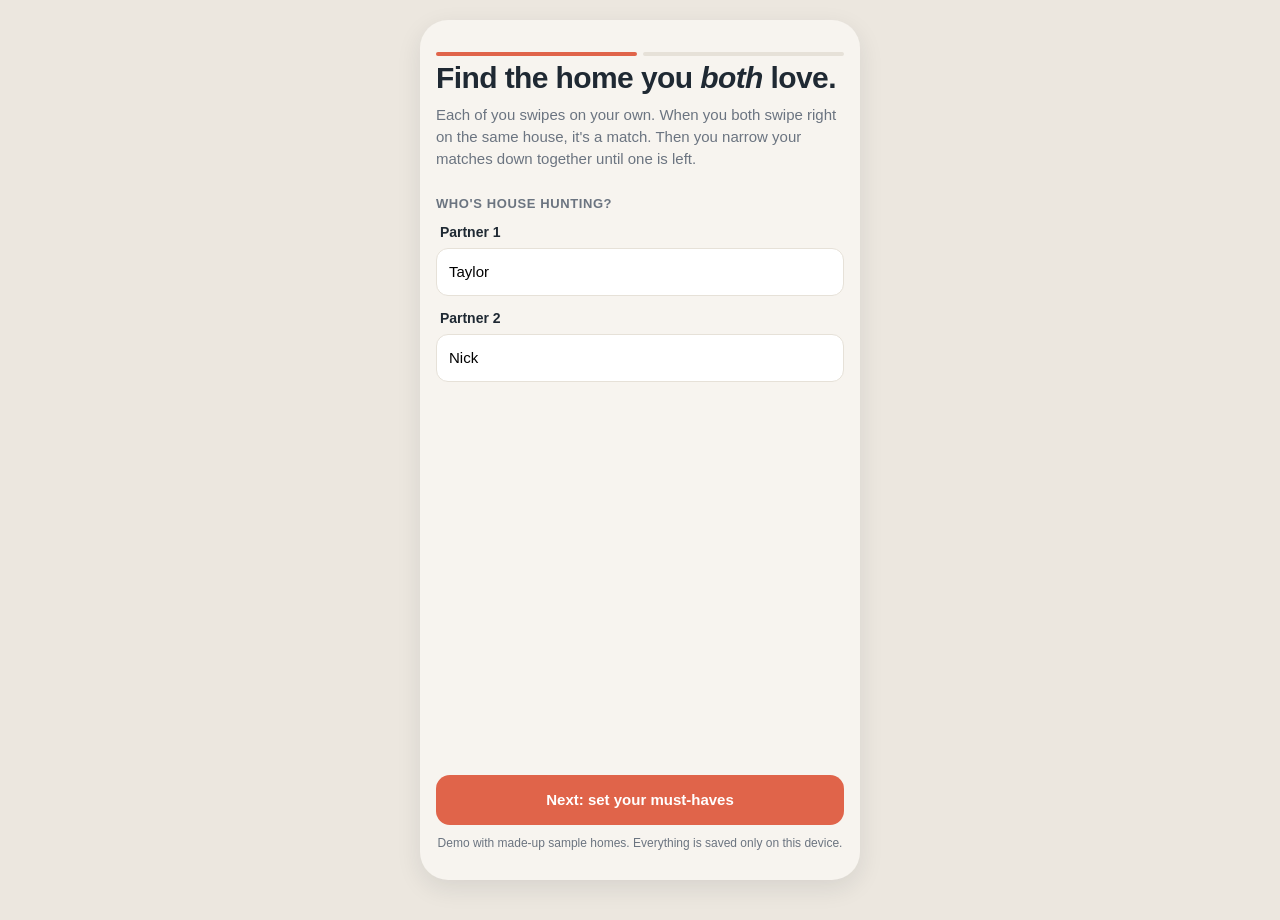
<file: v1/index.html>
<!DOCTYPE html>
<html lang="en">
<head>
  <meta charset="utf-8">
  <meta name="viewport" content="width=device-width, initial-scale=1, viewport-fit=cover">
  <title>NestMatch — swipe on houses together</title>
  <link rel="stylesheet" href="styles.css">
</head>
<body>
  <div id="app"></div>
  <div id="overlay" hidden></div>
  <div id="toast" hidden></div>
  <script src="data.js"></script>
  <script src="app.js"></script>
</body>
</html>
</file>
<file: v1/styles.css>
:root {
  --bg: #F7F4EF;
  --card: #FFFFFF;
  --ink: #1F2933;
  --muted: #6B7480;
  --line: #E6E1D8;
  --accent: #E0644A;
  --accent-soft: #FBE7E1;
  --teal: #2F6F73;
  --teal-soft: #DDECEC;
  --radius: 18px;
  --shadow: 0 8px 24px rgba(31, 41, 51, .10);
}

* { box-sizing: border-box; }
html, body { margin: 0; height: 100%; }
body {
  background: #ECE7DF;
  color: var(--ink);
  font: 15px/1.45 -apple-system, BlinkMacSystemFont, "Segoe UI", Roboto, sans-serif;
  -webkit-font-smoothing: antialiased;
}
button { font: inherit; color: inherit; cursor: pointer; }
h1, h2, h3 { margin: 0; line-height: 1.2; }

#app {
  max-width: 440px;
  height: 100dvh;
  margin: 0 auto;
  background: var(--bg);
  display: flex;
  flex-direction: column;
  position: relative;
  overflow: hidden;
}
@media (min-width: 520px) {
  #app { height: min(900px, calc(100dvh - 40px)); margin-top: 20px; border-radius: 28px; box-shadow: var(--shadow); }
}

/* ---------- header / nav ---------- */
.topbar {
  display: flex; align-items: center; gap: 10px;
  padding: 14px 16px 10px;
}
.logo { font-weight: 800; font-size: 20px; letter-spacing: -.3px; flex: 1; }
.logo span { color: var(--accent); }
.who {
  border: 1px solid var(--line); background: var(--card);
  border-radius: 999px; padding: 6px 12px; font-size: 13px; font-weight: 600;
  display: flex; align-items: center; gap: 6px;
}
.who .dot { width: 8px; height: 8px; border-radius: 50%; }
.dot.a { background: var(--accent); }
.dot.b { background: var(--teal); }
.icon-btn {
  width: 36px; height: 36px; border-radius: 50%;
  border: 1px solid var(--line); background: var(--card);
  display: grid; place-items: center; font-size: 16px;
}

.main { flex: 1; overflow-y: auto; padding: 0 16px 16px; display: flex; flex-direction: column; }

.tabs {
  display: flex; border-top: 1px solid var(--line); background: var(--card);
  padding: 6px 8px calc(6px + env(safe-area-inset-bottom));
}
.tab {
  flex: 1; border: 0; background: none; padding: 8px 4px;
  font-size: 12px; font-weight: 600; color: var(--muted);
  display: flex; flex-direction: column; align-items: center; gap: 2px; position: relative;
}
.tab .ico { font-size: 20px; line-height: 1; }
.tab.on { color: var(--ink); }
.tab .badge {
  position: absolute; top: 2px; left: calc(50% + 8px);
  background: var(--accent); color: #fff; border-radius: 999px;
  font-size: 11px; min-width: 18px; padding: 0 5px; line-height: 18px;
}

/* ---------- buttons ---------- */
.btn {
  border: 0; border-radius: 14px; padding: 14px 18px;
  font-weight: 700; background: var(--ink); color: #fff; width: 100%;
}
.btn.accent { background: var(--accent); }
.btn.ghost { background: transparent; color: var(--ink); border: 1px solid var(--line); }
.btn.small { width: auto; padding: 8px 12px; font-size: 13px; border-radius: 10px; }
.btn:disabled { opacity: .4; cursor: default; }
.row { display: flex; gap: 10px; }
.row > * { flex: 1; }

/* ---------- swipe deck ---------- */
.filter-summary {
  font-size: 13px; color: var(--muted); margin: 0 0 10px;
  display: flex; justify-content: space-between; gap: 8px;
}
.filter-summary button { border: 0; background: none; color: var(--teal); font-weight: 700; padding: 0; }
.deck { position: relative; flex: 1; min-height: 380px; }
.card {
  position: absolute; inset: 0;
  background: var(--card); border-radius: var(--radius); box-shadow: var(--shadow);
  overflow: hidden; display: flex; flex-direction: column;
  touch-action: none; user-select: none; -webkit-user-select: none;
  transition: transform .28s ease;
  --like: 0; --nope: 0;
}
.card.behind { transform: scale(.95) translateY(12px); pointer-events: none; }
.card .photo { position: relative; flex: 1; min-height: 0; }
.photo svg { width: 100%; height: 100%; display: block; }
.type-tag {
  position: absolute; top: 12px; left: 12px;
  background: rgba(255,255,255,.92); border-radius: 999px; padding: 4px 10px;
  font-size: 12px; font-weight: 700;
}
.stamp {
  position: absolute; top: 22px; padding: 4px 12px; border: 4px solid; border-radius: 10px;
  font-size: 30px; font-weight: 900; letter-spacing: 2px; background: rgba(255,255,255,.85);
}
.stamp.like { left: 20px; color: var(--teal); transform: rotate(-14deg); opacity: var(--like); }
.stamp.nope { right: 20px; color: var(--accent); transform: rotate(14deg); opacity: var(--nope); }
.card-body { padding: 14px 16px 16px; }
.price { font-size: 26px; font-weight: 800; letter-spacing: -.5px; }
.specs { font-weight: 600; margin-top: 2px; }
.addr { color: var(--muted); font-size: 14px; }
.chips { display: flex; flex-wrap: wrap; gap: 6px; margin-top: 10px; }
.chip {
  background: var(--teal-soft); color: var(--teal); border-radius: 999px;
  padding: 3px 10px; font-size: 12px; font-weight: 600;
}

.actions { display: flex; justify-content: center; align-items: center; gap: 18px; padding: 14px 0 4px; }
.round {
  border-radius: 50%; border: 0; background: var(--card); box-shadow: var(--shadow);
  display: grid; place-items: center; font-weight: 800;
}
.round.big { width: 64px; height: 64px; font-size: 26px; }
.round.sm { width: 44px; height: 44px; font-size: 16px; color: var(--muted); }
.round.pass { color: var(--accent); }
.round.like { color: var(--teal); }
.round:disabled { opacity: .35; cursor: default; }
.hint { text-align: center; font-size: 12px; color: var(--muted); margin: 6px 0 0; }

.empty {
  flex: 1; display: flex; flex-direction: column; justify-content: center; align-items: center;
  text-align: center; gap: 12px; padding: 24px;
}
.empty .big-emoji { font-size: 44px; }
.empty p { color: var(--muted); margin: 0; }

/* ---------- forms / filters ---------- */
.section-title { font-size: 13px; font-weight: 700; text-transform: uppercase; letter-spacing: .6px; color: var(--muted); margin: 18px 0 8px; }
.field { display: flex; flex-direction: column; gap: 6px; margin-bottom: 12px; }
.field label { font-weight: 600; font-size: 14px; }
.field input[type=text] {
  border: 1px solid var(--line); border-radius: 12px; padding: 12px; font: inherit; background: var(--card);
}
.range-row { display: flex; justify-content: space-between; font-weight: 700; }
input[type=range] { width: 100%; accent-color: var(--accent); }
.seg { display: flex; gap: 6px; }
.seg button, .pick {
  border: 1px solid var(--line); background: var(--card); border-radius: 10px;
  padding: 8px 10px; font-size: 13px; font-weight: 600;
}
.seg button { flex: 1; }
.seg button.on, .pick.on { background: var(--ink); border-color: var(--ink); color: #fff; }
.picks { display: flex; flex-wrap: wrap; gap: 6px; }
.count-pill {
  background: var(--accent-soft); color: var(--accent); font-weight: 700;
  border-radius: 12px; padding: 10px 12px; text-align: center; margin: 14px 0;
}

/* ---------- setup ---------- */
.hero { padding: 26px 0 8px; }
.hero h1 { font-size: 30px; letter-spacing: -.6px; }
.hero p { color: var(--muted); margin: 8px 0 0; }
.steps { display: flex; gap: 6px; margin: 6px 0 4px; }
.steps i { flex: 1; height: 4px; border-radius: 4px; background: var(--line); }
.steps i.on { background: var(--accent); }

/* ---------- lists ---------- */
.list { display: flex; flex-direction: column; gap: 10px; }
.item {
  display: flex; gap: 12px; align-items: center;
  background: var(--card); border-radius: 14px; padding: 8px; box-shadow: 0 2px 8px rgba(31,41,51,.06);
}
.thumb { width: 84px; height: 62px; border-radius: 10px; overflow: hidden; flex: none; }
.thumb svg { width: 100%; height: 100%; display: block; }
.item .info { flex: 1; min-width: 0; cursor: pointer; }
.item .p { font-weight: 800; }
.item .s { font-size: 13px; color: var(--muted); white-space: nowrap; overflow: hidden; text-overflow: ellipsis; }
.votes { font-size: 12px; font-weight: 600; margin-top: 2px; }
.votes .y { color: var(--teal); }
.votes .n { color: var(--accent); }
.link-btn { border: 0; background: none; color: var(--teal); font-weight: 700; font-size: 12px; padding: 6px; }
.muted { color: var(--muted); }
.page-title { font-size: 24px; letter-spacing: -.4px; margin: 6px 0 4px; }

/* ---------- final round ---------- */
.versus { display: grid; grid-template-columns: 1fr 1fr; gap: 10px; margin-top: 14px; }
.vcard {
  background: var(--card); border-radius: 14px; overflow: hidden; border: 3px solid transparent;
  box-shadow: var(--shadow); text-align: left; padding: 0;
}
.vcard.picked-a { border-color: var(--accent); }
.vcard.picked-b { border-color: var(--teal); }
.vcard.out { opacity: .4; }
.vcard .thumb-lg { height: 118px; }
.vcard .thumb-lg svg { width: 100%; height: 100%; display: block; }
.vcard .vb { padding: 10px; font-size: 13px; }
.vcard .vb .p { font-weight: 800; font-size: 17px; }
.vcard ul { margin: 6px 0 0; padding-left: 16px; color: var(--muted); }
.vs-label { text-align: center; font-weight: 800; color: var(--muted); margin-top: 6px; }
.progress { display: flex; gap: 4px; flex-wrap: wrap; margin: 8px 0; }
.progress i { width: 10px; height: 10px; border-radius: 50%; background: var(--accent); }
.progress i.gone { background: var(--line); }
.callout { background: var(--card); border-radius: 14px; padding: 14px; margin-top: 14px; }
.callout h3 { font-size: 17px; margin-bottom: 4px; }

/* ---------- overlay / sheets ---------- */
#overlay {
  position: fixed; inset: 0; z-index: 20;
  background: rgba(31, 41, 51, .55);
  display: flex; align-items: flex-end; justify-content: center;
}
#overlay[hidden] { display: none; }
.sheet {
  background: var(--bg); width: 100%; max-width: 440px; max-height: 92dvh; overflow-y: auto;
  border-radius: 24px 24px 0 0; padding: 18px 16px calc(18px + env(safe-area-inset-bottom));
  animation: up .22s ease;
}
.sheet.center { border-radius: 24px; margin: auto 16px; text-align: center; }
.sheet-head { display: flex; justify-content: space-between; align-items: center; margin-bottom: 6px; }
.sheet .hero-img { border-radius: 14px; overflow: hidden; height: 210px; margin: 6px 0 12px; }
.sheet .hero-img svg { width: 100%; height: 100%; display: block; }
.facts { display: grid; grid-template-columns: repeat(3, 1fr); gap: 8px; margin: 12px 0; }
.fact { background: var(--card); border-radius: 12px; padding: 8px; text-align: center; }
.fact b { display: block; font-size: 16px; }
.fact span { font-size: 12px; color: var(--muted); }
.match-title { font-size: 34px; font-weight: 900; color: var(--accent); letter-spacing: -.6px; }
@keyframes up { from { transform: translateY(30px); opacity: 0; } to { transform: none; opacity: 1; } }

#toast {
  position: fixed; left: 50%; bottom: 96px; transform: translateX(-50%); z-index: 30;
  background: var(--ink); color: #fff; padding: 10px 16px; border-radius: 12px;
  font-size: 14px; max-width: 360px; text-align: center; box-shadow: var(--shadow);
}
.demo-note { font-size: 12px; color: var(--muted); text-align: center; margin-top: 10px; }
</file>
